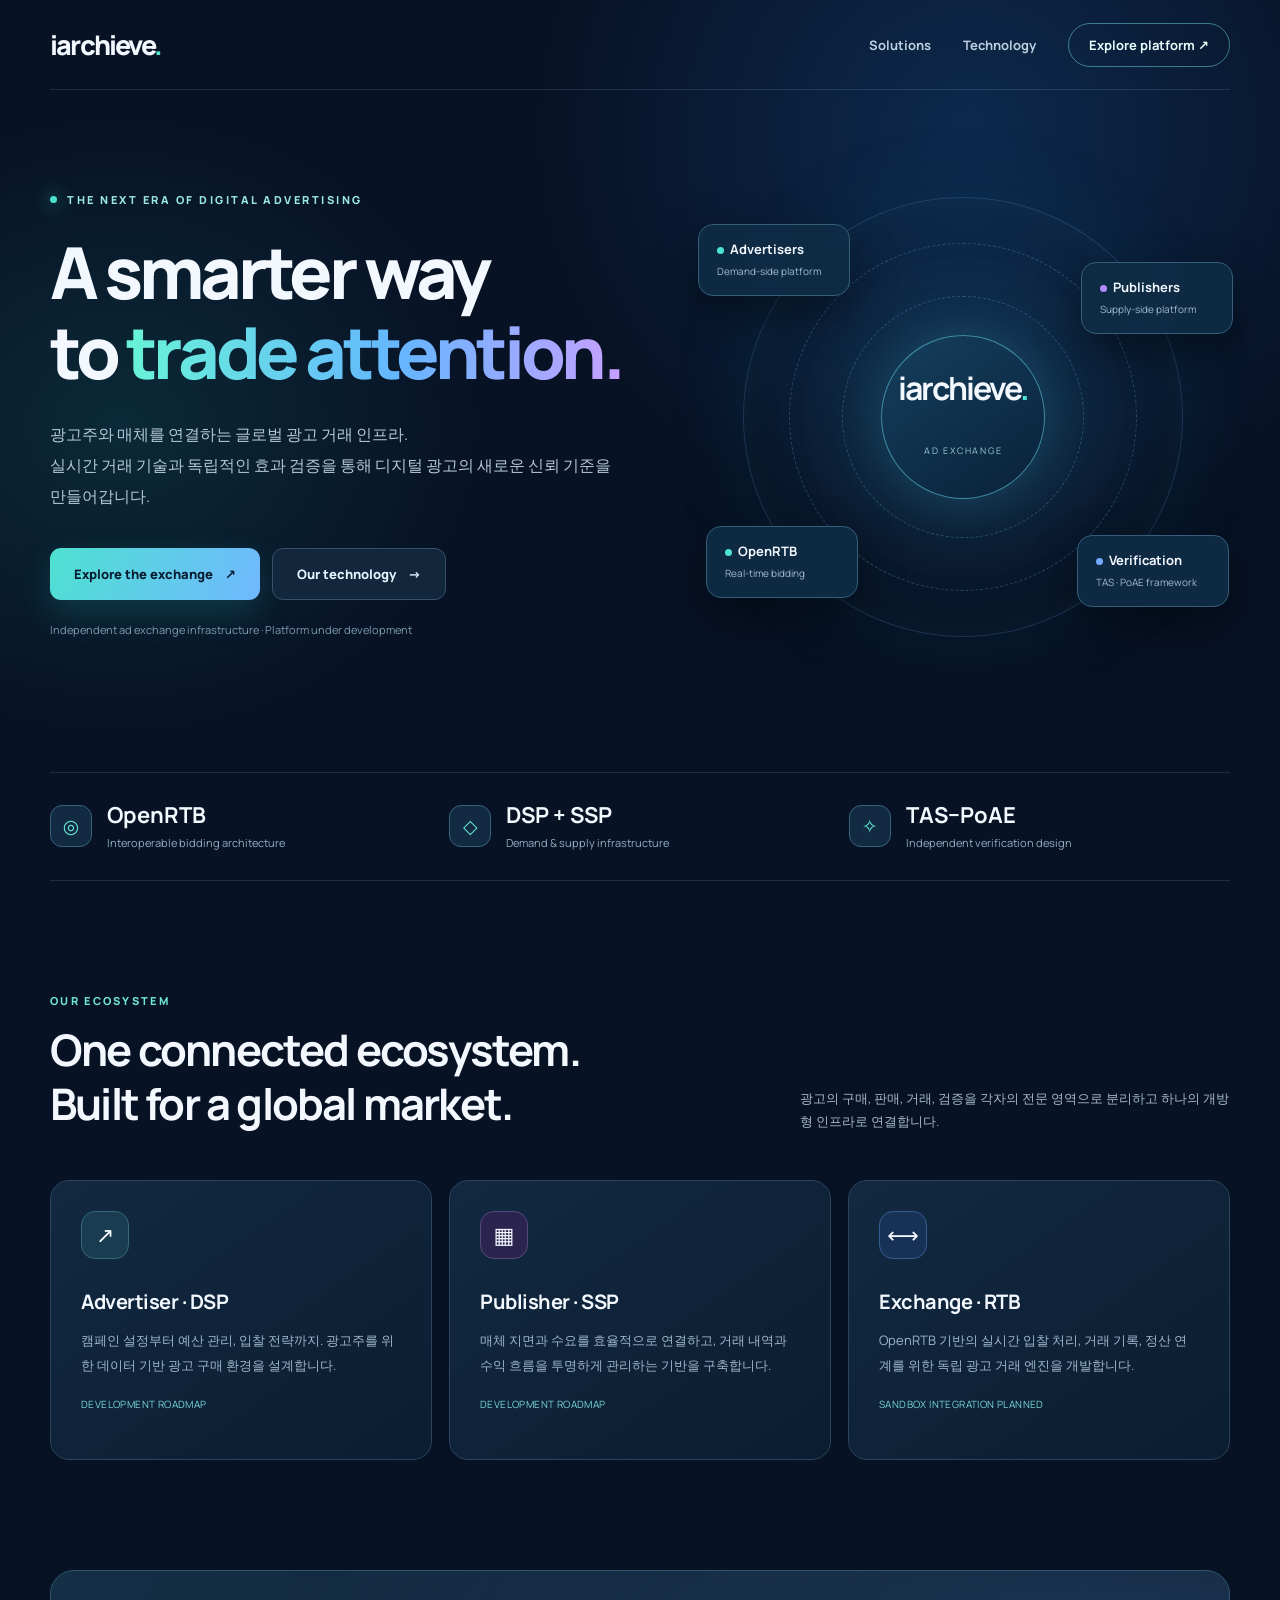
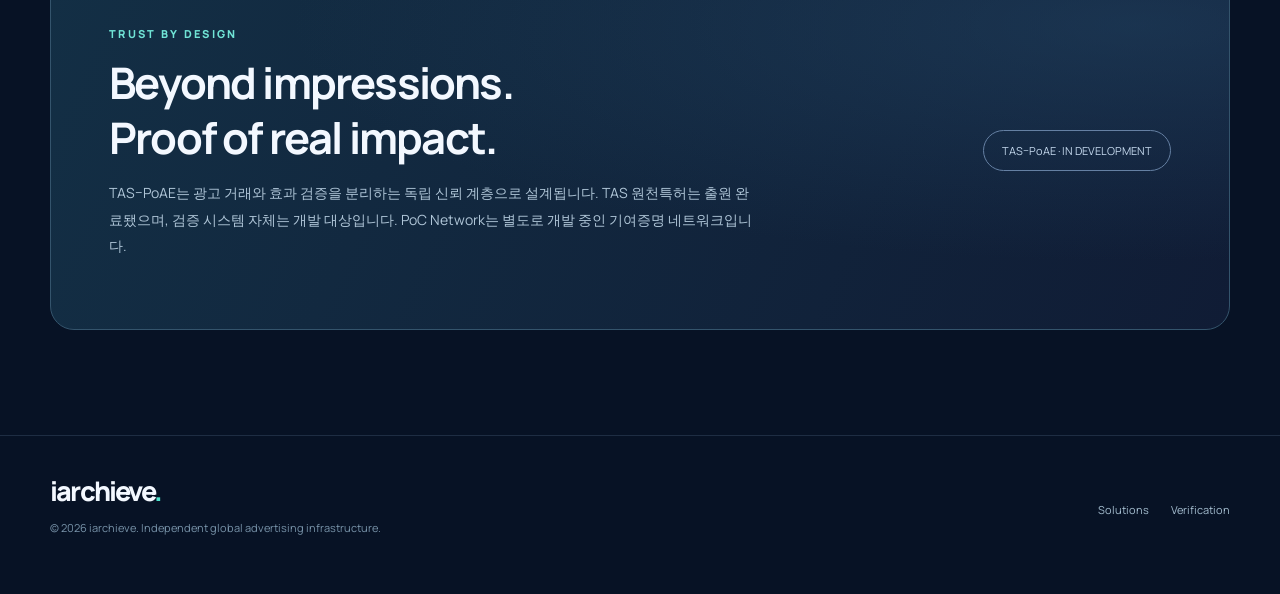
<file: public/index.html>
<!doctype html>
<html lang="ko">
<head>
<meta charset="utf-8"><meta name="viewport" content="width=device-width, initial-scale=1">
<meta name="theme-color" content="#071225">
<meta name="description" content="iarchieve — Independent global advertising exchange infrastructure.">
<title>iarchieve — Global Advertising Exchange</title>
<style>
@import url('https://fonts.googleapis.com/css2?family=DM+Sans:wght@400;500;600;700;800&family=Manrope:wght@400;500;600;700;800&display=swap');
:root{color-scheme:dark;--bg:#071225;--surface:#0e2038;--line:rgba(164,203,236,.15);--muted:#a8bed1;--white:#f3f8ff;--aqua:#4de3ce;--blue:#60a5fa;--violet:#b28aff;font-family:Manrope,'Malgun Gothic',system-ui,sans-serif}
*{box-sizing:border-box}html{scroll-behavior:smooth}body{margin:0;background:var(--bg);color:var(--white);overflow-x:hidden}a{color:inherit;text-decoration:none}button{font:inherit}::selection{background:#4de3ce;color:#071225}
.wrap{width:min(1180px,calc(100% - 48px));margin:auto}
.bg{position:absolute;inset:0;pointer-events:none;overflow:hidden;z-index:-1}.bg:before{content:"";position:absolute;top:-320px;right:-160px;width:940px;height:900px;background:radial-gradient(ellipse,rgba(35,125,219,.22),transparent 65%)}.bg:after{content:"";position:absolute;top:100px;left:-260px;width:760px;height:650px;background:radial-gradient(ellipse,rgba(38,210,189,.12),transparent 67%)}
nav{height:90px;display:flex;align-items:center;justify-content:space-between;border-bottom:1px solid var(--line)}.brand{font-size:27px;letter-spacing:-1.8px;font-weight:800}.brand i{color:var(--aqua);font-style:normal}.navlinks{display:flex;align-items:center;gap:32px;color:#bed0e1;font-size:13px;font-weight:700}.navlinks a:hover,.footerlinks a:hover{color:var(--aqua)}.nav-cta{padding:12px 20px;border:1px solid rgba(111,219,224,.5);border-radius:100px;color:#e8fffd!important}
.hero{position:relative;min-height:680px;display:grid;grid-template-columns:1.08fr .92fr;align-items:center;gap:20px;padding:72px 0 100px}.eyebrow{display:inline-flex;align-items:center;gap:10px;color:#9ae7e4;font-size:11px;letter-spacing:2.5px;font-weight:800}.eyebrow:before{content:"";width:7px;height:7px;border-radius:50%;background:var(--aqua);box-shadow:0 0 18px var(--aqua)}h1{font-size:clamp(48px,5.6vw,78px);letter-spacing:-4.4px;line-height:1.12;margin:24px 0 26px;font-weight:800}h1 span{background:linear-gradient(90deg,#68f3d7 0%,#65b6ff 55%,#c7a0ff 100%);color:transparent;background-clip:text}.lead{font-size:16px;line-height:1.95;color:#b4c7d9;max-width:570px}.actions{display:flex;gap:12px;flex-wrap:wrap;margin-top:36px}.btn{display:inline-flex;align-items:center;justify-content:center;gap:12px;padding:16px 24px;border-radius:11px;font-weight:800;font-size:13px;transition:transform .2s,box-shadow .2s}.btn:hover{transform:translateY(-3px)}.primary{background:linear-gradient(115deg,#4ee1d1,#70b8ff);color:#071b30;box-shadow:0 14px 35px #32d1c52c}.secondary{border:1px solid #38516b;background:#12263c;color:#e4f4ff}.note{color:#7f9ab0;font-size:11px;margin-top:22px}
.visual{height:510px;position:relative;display:grid;place-items:center}.orb{position:absolute;width:440px;height:440px;border:1px solid rgba(111,181,244,.2);border-radius:50%;background:radial-gradient(circle at 50% 50%,#225e8173,transparent 67%);box-shadow:inset 0 0 70px #46c5c214,0 0 90px #1a8ba418}.orb:before,.orb:after{content:"";position:absolute;border-radius:50%;border:1px dashed #6ab8dd4d;inset:45px;animation:spin 55s linear infinite}.orb:after{inset:98px;animation-direction:reverse;animation-duration:35s}.center{z-index:2;width:164px;height:164px;border-radius:50%;background:linear-gradient(145deg,#153f5d,#0a2139);border:1px solid #5ac7db99;box-shadow:0 0 55px #50c8d72e;display:grid;place-items:center;text-align:center}.center strong{font-size:32px;letter-spacing:-2px}.center small{display:block;color:#91cbd3;font-size:9px;letter-spacing:1.8px;margin-top:-37px}.node{position:absolute;z-index:3;border:1px solid #355e78;background:#102c46e8;border-radius:15px;padding:15px 18px;box-shadow:0 18px 45px #0006;min-width:152px;backdrop-filter:blur(12px)}.node b{display:block;font-size:13px}.node span{font-size:10px;color:#a1bbcf}.node .dot{display:inline-block;width:7px;height:7px;border-radius:50%;margin-right:6px;background:var(--aqua)}.n1{top:62px;left:2px}.n2{right:-3px;top:100px}.n3{bottom:74px;left:10px}.n4{right:1px;bottom:65px}.n2 .dot{background:#b28aff}.n4 .dot{background:#74aaff}
.metrics{display:grid;grid-template-columns:repeat(3,1fr);border-top:1px solid var(--line);border-bottom:1px solid var(--line);padding:27px 0;gap:18px}.metric{display:flex;align-items:center;gap:15px}.metric b{font-size:22px;color:#f2faff}.metric span{font-size:11px;color:#92aec5;line-height:1.7}.metric-icon{width:42px;height:42px;display:grid;place-items:center;border-radius:12px;border:1px solid #36617a;background:#122b43;color:#6ae8d8;font-size:19px}
section.block{padding:112px 0 20px}.kicker{font-size:11px;color:#70e4d6;font-weight:800;letter-spacing:2.3px}.sectionhead{display:flex;align-items:end;justify-content:space-between;gap:30px;margin-bottom:34px}.sectionhead h2,.verify h2{font-size:clamp(30px,3.4vw,44px);line-height:1.25;letter-spacing:-1.8px;margin:15px 0}.sectionhead p{max-width:430px;color:#a5b9cc;line-height:1.8;font-size:13px}
.cards{display:grid;grid-template-columns:repeat(3,1fr);gap:17px}.card{background:linear-gradient(145deg,#122941,#0b1d31);border:1px solid #2b435b;border-radius:19px;padding:30px;min-height:280px;transition:transform .2s,border-color .2s}.card:hover{transform:translateY(-5px);border-color:#60c8d0}.symbol{width:48px;height:48px;border-radius:14px;background:#193c51;border:1px solid #356979;display:grid;place-items:center;font-size:22px;margin-bottom:29px}.card:nth-child(2) .symbol{background:#2a244e;border-color:#53497e}.card:nth-child(3) .symbol{background:#173254;border-color:#365d92}.card h3{font-size:20px;letter-spacing:-.5px;margin:0 0 12px}.card p{font-size:13px;color:#9fb5c9;line-height:1.9}.card small{color:#78d8d4;font-size:10px;letter-spacing:.4px}
.verify{margin:90px 0 105px;border:1px solid #34546c;border-radius:24px;background:radial-gradient(ellipse at 92% 15%,#254b6b77,transparent 55%),linear-gradient(115deg,#132f45,#101c35);padding:55px 58px;display:flex;align-items:center;justify-content:space-between;gap:30px}.verify p{max-width:650px;font-size:14px;color:#afc5d7;line-height:1.9}.pill{display:inline-block;white-space:nowrap;border:1px solid #6580a3;padding:12px 18px;border-radius:30px;font-size:11px;color:#c4d8ed}
footer{border-top:1px solid var(--line);padding:36px 0 48px}.footerinner{display:flex;justify-content:space-between;align-items:center;gap:20px}.footerinner p{font-size:11px;color:#7893a9}.footerlinks{display:flex;gap:22px;font-size:11px;color:#a5bed0}
@keyframes spin{to{transform:rotate(360deg)}}@media(prefers-reduced-motion:reduce){*{animation:none!important;scroll-behavior:auto!important}}
@media(max-width:980px){.hero{grid-template-columns:1fr;padding:70px 0 40px}.visual{height:440px}.n2,.n4{right:4%}.n1,.n3{left:4%}.sectionhead{display:block}.verify{padding:36px;display:block}.pill{margin-top:15px}}
@media(max-width:650px){.wrap{width:min(100% - 32px,1180px)}nav{height:74px}.navlinks{gap:14px}.navlinks a:not(.nav-cta){display:none}.nav-cta{padding:10px 13px}.hero{padding:55px 0 15px}h1{letter-spacing:-2.7px}.visual{height:340px;transform:scale(.85);margin:-10px -20px}.orb{width:320px;height:320px}.center{width:130px;height:130px}.center strong{font-size:26px}.node{min-width:125px;padding:11px}.n1{top:6px;left:-5px}.n2{top:38px;right:-5px}.n3{bottom:16px;left:-8px}.n4{bottom:30px;right:-8px}.metrics{grid-template-columns:1fr}.cards{grid-template-columns:1fr}section.block{padding-top:75px}.verify{margin:70px 0}.footerinner{align-items:start;flex-direction:column}}
</style>
</head>
<body>
<div class="bg" aria-hidden="true"></div>
<div class="wrap">
<nav aria-label="주 메뉴">
<a class="brand" href="/">iarchieve<i>.</i></a>
<div class="navlinks"><a href="#solutions">Solutions</a><a href="#trust">Technology</a><a class="nav-cta" href="#solutions">Explore platform ↗</a></div>
</nav>
<main>
<section class="hero" aria-labelledby="headline">
<div>
<div class="eyebrow">THE NEXT ERA OF DIGITAL ADVERTISING</div>
<h1 id="headline">A smarter way<br>to <span>trade attention.</span></h1>
<p class="lead">광고주와 매체를 연결하는 글로벌 광고 거래 인프라.<br>실시간 거래 기술과 독립적인 효과 검증을 통해 디지털 광고의 새로운 신뢰 기준을 만들어갑니다.</p>
<div class="actions"><a class="btn primary" href="#solutions">Explore the exchange <span aria-hidden="true">↗</span></a><a class="btn secondary" href="#trust">Our technology <span aria-hidden="true">→</span></a></div>
<p class="note">Independent ad exchange infrastructure · Platform under development</p>
</div>
<div class="visual" role="img" aria-label="광고주, 매체, 거래소, 검증 시스템을 연결하는 글로벌 광고 네트워크 개념도">
<div class="orb"></div><div class="center"><strong>iarchieve<span style="color:#4de3ce">.</span></strong><small>AD EXCHANGE</small></div>
<div class="node n1"><b><i class="dot"></i>Advertisers</b><span>Demand-side platform</span></div>
<div class="node n2"><b><i class="dot"></i>Publishers</b><span>Supply-side platform</span></div>
<div class="node n3"><b><i class="dot"></i>OpenRTB</b><span>Real-time bidding</span></div>
<div class="node n4"><b><i class="dot"></i>Verification</b><span>TAS · PoAE framework</span></div>
</div>
</section>
<div class="metrics" aria-label="플랫폼 기술 방향">
<div class="metric"><div class="metric-icon">◎</div><div><b>OpenRTB</b><br><span>Interoperable bidding architecture</span></div></div>
<div class="metric"><div class="metric-icon">◇</div><div><b>DSP + SSP</b><br><span>Demand & supply infrastructure</span></div></div>
<div class="metric"><div class="metric-icon">✧</div><div><b>TAS–PoAE</b><br><span>Independent verification design</span></div></div>
</div>
<section class="block" id="solutions">
<div class="kicker">OUR ECOSYSTEM</div>
<div class="sectionhead"><h2>One connected ecosystem.<br>Built for a global market.</h2><p>광고의 구매, 판매, 거래, 검증을 각자의 전문 영역으로 분리하고 하나의 개방형 인프라로 연결합니다.</p></div>
<div class="cards">
<article class="card"><div class="symbol" aria-hidden="true">↗</div><h3>Advertiser · DSP</h3><p>캠페인 설정부터 예산 관리, 입찰 전략까지. 광고주를 위한 데이터 기반 광고 구매 환경을 설계합니다.</p><small>DEVELOPMENT ROADMAP</small></article>
<article class="card"><div class="symbol" aria-hidden="true">▦</div><h3>Publisher · SSP</h3><p>매체 지면과 수요를 효율적으로 연결하고, 거래 내역과 수익 흐름을 투명하게 관리하는 기반을 구축합니다.</p><small>DEVELOPMENT ROADMAP</small></article>
<article class="card"><div class="symbol" aria-hidden="true">⟷</div><h3>Exchange · RTB</h3><p>OpenRTB 기반의 실시간 입찰 처리, 거래 기록, 정산 연계를 위한 독립 광고 거래 엔진을 개발합니다.</p><small>SANDBOX INTEGRATION PLANNED</small></article>
</div>
</section>
<section class="verify" id="trust"><div><div class="kicker">TRUST BY DESIGN</div><h2>Beyond impressions.<br>Proof of real impact.</h2><p>TAS–PoAE는 광고 거래와 효과 검증을 분리하는 독립 신뢰 계층으로 설계됩니다. TAS 원천특허는 출원 완료됐으며, 검증 시스템 자체는 개발 대상입니다. PoC Network는 별도로 개발 중인 기여증명 네트워크입니다.</p></div><div class="pill">TAS–PoAE · IN DEVELOPMENT</div></section>
</main>
</div>
<footer><div class="wrap footerinner"><div><a class="brand" href="/">iarchieve<i>.</i></a><p>© 2026 iarchieve. Independent global advertising infrastructure.</p></div><div class="footerlinks"><a href="#solutions">Solutions</a><a href="#trust">Verification</a></div></div></footer>
</body></html>
</file>
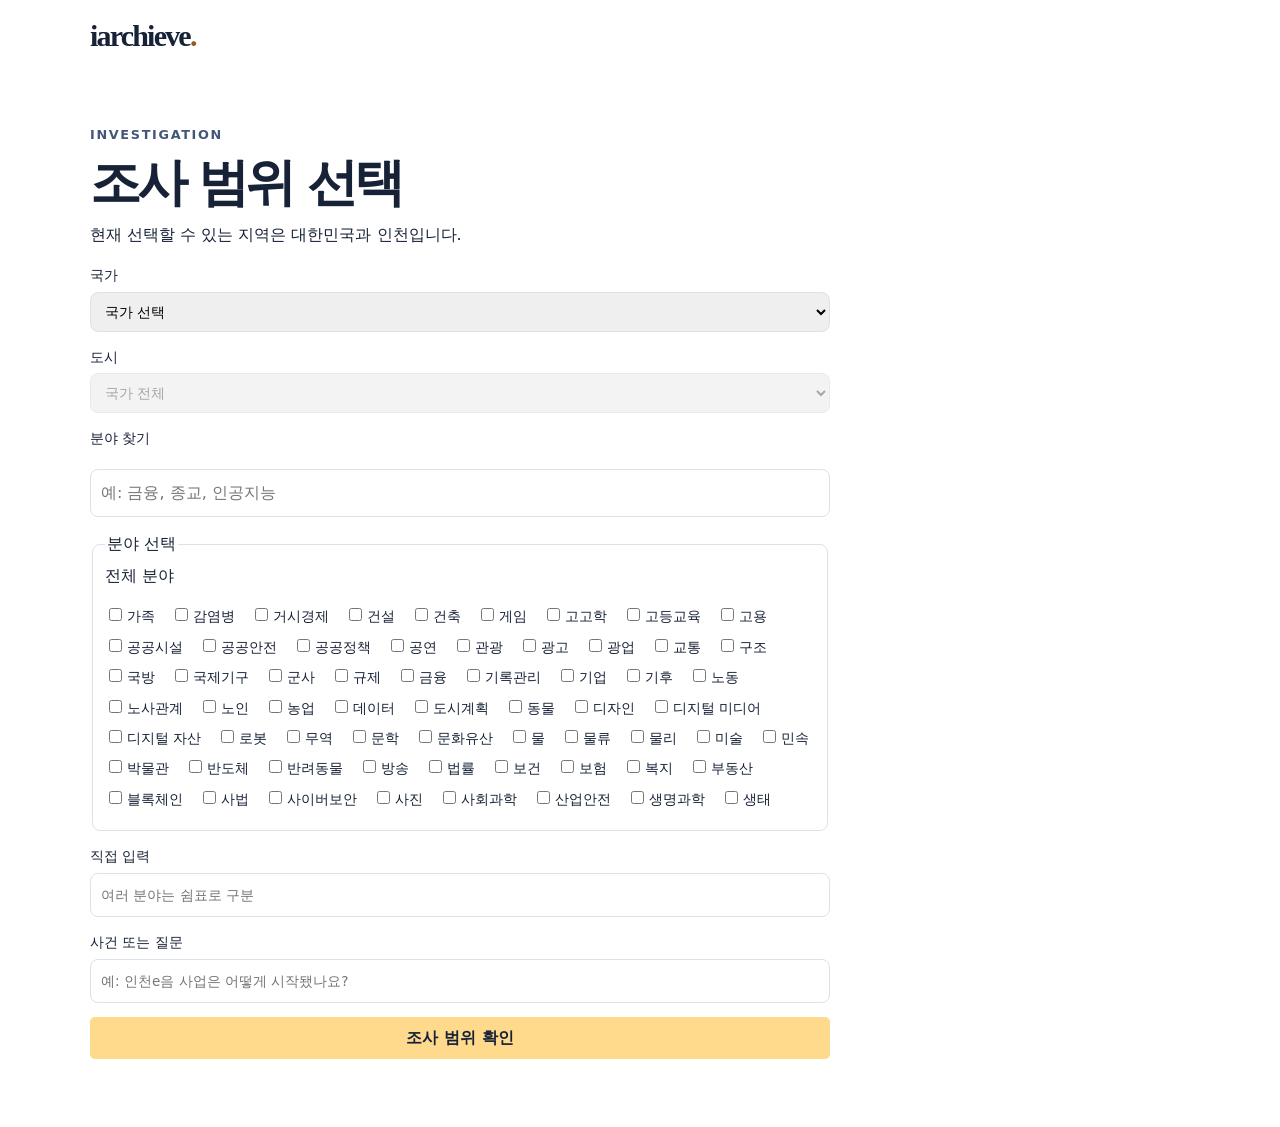
<file: public/investigation/index.html>
<!doctype html>
<html lang="ko">
<head>
<meta charset="utf-8">
<meta name="viewport" content="width=device-width, initial-scale=1">
<title>조사 범위 선택 · 아이아카이브</title>
<link rel="stylesheet" href="../styles.css">
<script type="module" src="./setup.mjs"></script>
</head>
<body>
<header class="wrap"><a class="brand" href="../">iarchieve<span>.</span></a></header>
<main class="wrap records">
  <p class="eyebrow">INVESTIGATION</p>
  <h1 style="font-size:clamp(2rem,5vw,3.2rem)">조사 범위 선택</h1>
  <p>현재 선택할 수 있는 지역은 대한민국과 인천입니다.</p>
  <form id="investigation" class="scope-form">
    <label>국가 <select name="country" required><option value="">국가 선택</option><option value="KR">대한민국</option></select></label>
    <label>도시 <select name="city" disabled><option value="">국가 전체</option><option value="incheon">인천광역시</option></select></label>
    <label for="field-filter">분야 찾기</label>
    <input id="field-filter" type="search" placeholder="예: 금융, 종교, 인공지능">
    <fieldset><legend>분야 선택</legend>
      <p id="selection" role="status">전체 분야</p>
      <div id="fields" class="field-list"></div>
    </fieldset>
    <label>직접 입력 <input name="custom" maxlength="250" placeholder="여러 분야는 쉼표로 구분"></label>
    <label>사건 또는 질문 <input name="question" required maxlength="200" placeholder="예: 인천e음 사업은 어떻게 시작됐나요?"></label>
    <button type="submit">조사 범위 확인</button>
  </form>
  <p id="confirmation" role="status"></p>
  <noscript>조사 범위를 선택하려면 JavaScript를 켜세요.</noscript>
</main>
</body>
</html>
</file>
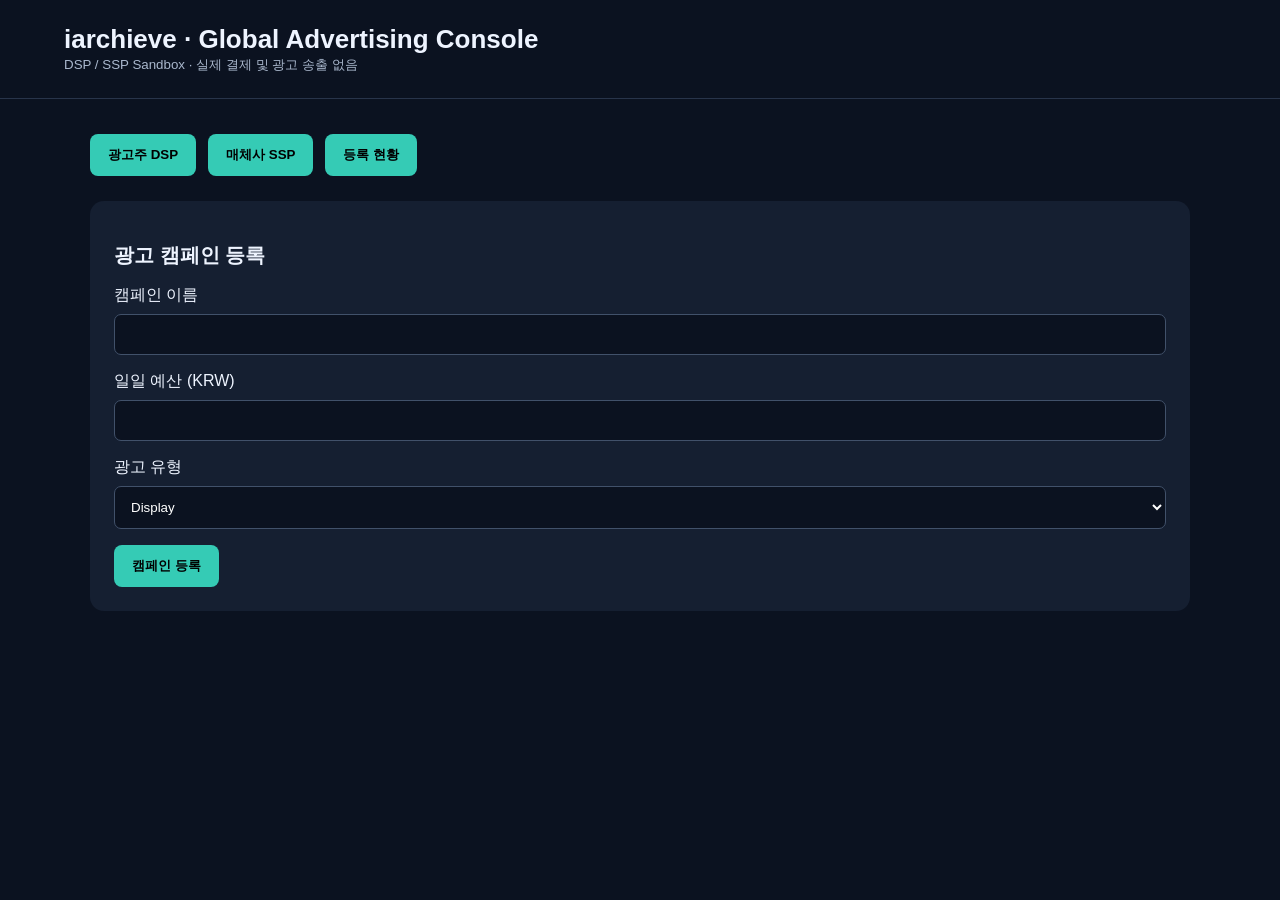
<file: public/ads/console.html>
<!DOCTYPE html>
<html lang="ko">
<head>
<meta charset="UTF-8">
<meta name="viewport" content="width=device-width,initial-scale=1">
<title>iarchieve | Advertising Console</title>
<style>
body{margin:0;background:#0b1220;color:#eef4ff;font-family:Arial,"Malgun Gothic",sans-serif}
header{padding:24px 5%;border-bottom:1px solid #28344a}
h1{margin:0;font-size:26px}h2{font-size:20px}
main{max-width:1100px;margin:35px auto;padding:0 20px}
nav{display:flex;gap:12px;flex-wrap:wrap;margin-bottom:25px}
button{background:#35cbb5;border:0;border-radius:8px;padding:12px 18px;cursor:pointer;font-weight:bold}
section{background:#151f31;padding:24px;border-radius:14px;margin-bottom:22px}
input,select{box-sizing:border-box;width:100%;padding:12px;margin:8px 0 16px;background:#0b1220;color:white;border:1px solid #41516a;border-radius:7px}
table{width:100%;border-collapse:collapse}
td,th{padding:12px;text-align:left;border-bottom:1px solid #344158}
small{color:#aab8cd}
</style>
</head>
<body>
<header><h1>iarchieve · Global Advertising Console</h1>
<small>DSP / SSP Sandbox · 실제 결제 및 광고 송출 없음</small></header>
<main>
<nav>
<button onclick="show('advertiser')">광고주 DSP</button>
<button onclick="show('publisher')">매체사 SSP</button>
<button onclick="show('records')">등록 현황</button>
</nav>

<section id="advertiser">
<h2>광고 캠페인 등록</h2>
<form id="campaignForm">
<label>캠페인 이름<input name="name" required maxlength="100"></label>
<label>일일 예산 (KRW)<input name="budget" type="number" min="1" step="1" required></label>
<label>광고 유형
<select name="type"><option>Display</option><option>Video</option><option>Native</option></select>
</label>
<button type="submit">캠페인 등록</button>
</form>
</section>

<section id="publisher" hidden>
<h2>광고 지면 등록</h2>
<form id="placementForm">
<label>매체 이름<input name="name" required maxlength="100"></label>
<label>지면 이름<input name="placement" required maxlength="100"></label>
<label>최저 CPM (KRW)<input name="cpm" type="number" min="1" step="1" required></label>
<button type="submit">지면 등록</button>
</form>
</section>

<section id="records" hidden>
<h2>샌드박스 등록 현황</h2>
<div id="results"></div>
<button onclick="exportData()">JSON 내보내기</button>
</section>
</main>

<script>
const KEY="iarchieve_ads_sandbox_v1";
function load(){
 try{
  const data=JSON.parse(localStorage.getItem(KEY)||'{}');
  return {
   campaigns:Array.isArray(data.campaigns)?data.campaigns:[],
   placements:Array.isArray(data.placements)?data.placements:[]
  };
 }catch{return {campaigns:[],placements:[]};}
}
function save(data){localStorage.setItem(KEY,JSON.stringify(data));}
function show(id){
 document.querySelectorAll('main section').forEach(s=>s.hidden=s.id!==id);
 if(id==='records')render();
}
function addRow(table,values){
 const tr=document.createElement('tr');
 values.forEach(value=>{
  const td=document.createElement('td');
  td.textContent=String(value);
  tr.appendChild(td);
 });
 table.appendChild(tr);
}
function render(){
 const data=load(),root=document.getElementById('results');
 root.replaceChildren();
 for(const [title,rows,fields] of [
  ['캠페인',data.campaigns,['name','budget','type']],
  ['광고 지면',data.placements,['name','placement','cpm']]
 ]){
  const heading=document.createElement('h3');
  heading.textContent=title+' ('+rows.length+')';
  root.appendChild(heading);
  const table=document.createElement('table');
  const head=document.createElement('tr');
  fields.forEach(f=>{
   const th=document.createElement('th');th.textContent=f;head.appendChild(th);
  });
  table.appendChild(head);
  rows.forEach(row=>addRow(table,fields.map(f=>row[f])));
  root.appendChild(table);
 }
}
document.getElementById('campaignForm').addEventListener('submit',e=>{
 e.preventDefault();
 const f=e.target,d=load(),v=Object.fromEntries(new FormData(f));
 d.campaigns.push({...v,id:crypto.randomUUID(),createdAt:new Date().toISOString()});
 save(d);f.reset();show('records');
});
document.getElementById('placementForm').addEventListener('submit',e=>{
 e.preventDefault();
 const f=e.target,d=load(),v=Object.fromEntries(new FormData(f));
 d.placements.push({...v,id:crypto.randomUUID(),createdAt:new Date().toISOString()});
 save(d);f.reset();show('records');
});
function exportData(){
 const blob=new Blob([JSON.stringify(load(),null,2)],{type:'application/json'});
 const a=document.createElement('a');
 a.href=URL.createObjectURL(blob);
 a.download='iarchieve-ads-sandbox.json';
 a.click();
 setTimeout(()=>URL.revokeObjectURL(a.href),1000);
}
</script>
</body>
</html>
</file>
<file: public/styles.css>
:root{color-scheme:light;--paper:#f7f5ec;--ink:#172e29;--muted:#53655e;--line:#d9dfd4;--green:#224d3d;--lime:#d6eeae}
*{box-sizing:border-box}html{scroll-behavior:smooth}body{margin:0;background:var(--paper);color:var(--ink);font:16px/1.65 system-ui,"Malgun Gothic",sans-serif}a{color:inherit;text-underline-offset:.23em}a:hover{color:#407760}:focus-visible{outline:3px solid #599866;outline-offset:4px}.wrap{width:min(1100px,calc(100% - 48px));margin:auto}header{height:72px;display:flex;align-items:center;justify-content:space-between;gap:20px}.brand{font:800 30px Georgia,serif;letter-spacing:-.06em;text-decoration:none}.brand span{color:#619b57}nav{display:flex;gap:22px;font-size:.92rem}nav a{text-decoration:none}.hero{background:var(--ink);color:#f7f5ec;padding:64px 0 72px}.region,.eyebrow{font-size:.8rem;letter-spacing:.13em;font-weight:800}.region{color:var(--lime);margin:0}.region span{padding:0 .65em}h1,h2,h3,p{margin-top:0}h1{font-size:clamp(3.2rem,8vw,6.3rem);line-height:1.1;letter-spacing:-.075em;margin:.18em 0 .22em}.intro{color:#dce6da;font-size:clamp(1rem,2.5vw,1.22rem);margin-bottom:28px}form{max-width:740px}form label{display:block;margin-bottom:7px;font-size:.85rem;color:#dce6da}.searchbar{display:flex;background:#fff;border-radius:8px;padding:6px;gap:6px}input,select,button{font:inherit}input{width:100%;min-width:0;padding:10px 12px;border:0;background:transparent;color:var(--ink)}button{cursor:pointer;border:0;border-radius:5px;background:var(--lime);color:var(--ink);padding:8px 19px;font-weight:750;white-space:nowrap}.records,.sources{padding:52px 0}.heading{display:flex;align-items:end;justify-content:space-between;gap:12px}.eyebrow{color:#486c55;margin-bottom:6px}h2{font-size:clamp(1.85rem,4vw,2.8rem);letter-spacing:-.055em;line-height:1.25;margin-bottom:14px}#status{font-size:.9rem;color:var(--muted)}.filters{display:flex;gap:12px;flex-wrap:wrap;padding:10px 0 22px}.filters label{display:flex;align-items:center;gap:7px;font-size:.9rem}.filters select,.reset{background:transparent;border:1px solid #aebeb0;border-radius:5px;padding:5px 9px;color:var(--ink)}.results{list-style:none;padding:0;margin:0;border-top:1px solid var(--line)}.record{display:grid;grid-template-columns:145px 1fr auto;gap:20px;padding:24px 0;border-bottom:1px solid var(--line);align-items:start}.date,.meta,.summary{color:var(--muted);font-size:.93rem}.meta{margin-bottom:4px}.summary{margin-bottom:0}h3{font-size:1.25rem;line-height:1.42;margin:0 0 5px}.original{font-size:.9rem;font-weight:750;color:var(--green)}.sources{border-top:1px solid var(--line)}.sources ul{padding-left:19px}footer{background:var(--ink);color:#dce6da;padding:25px 0}footer .wrap{display:flex;gap:18px;flex-wrap:wrap}footer span{font-size:.87rem}@media(max-width:640px){.wrap{width:calc(100% - 32px)}header{height:62px}.brand{font-size:25px}nav{gap:12px}.hero{padding:50px 0}.record{grid-template-columns:1fr;gap:7px}.heading{align-items:start;flex-direction:column}.records,.sources{padding:38px 0}}

:root {
  --paper: #f6f7f9;
  --ink: #172237;
  --muted: #536079;
  --line: #dce2eb;
  --green: #214d84;
  --lime: #ffd98c;
}
body { background: #fff; }
a:hover { color: var(--green); }
:focus-visible { outline-color: #537dc0; }
.site-header { height: 68px; }
.brand span { color: #8f5d18; }
.hero {
  background: linear-gradient(180deg, #101d30a3, #0a1527e6), #10233c url('./archive-waterfront.webp') center 55% / cover no-repeat;
  color: white;
  text-align: center;
  padding: clamp(80px, 12vw, 152px) 0 clamp(78px, 10vw, 124px);
}
.hero h1 { font-size: clamp(2rem, 6vw, 4.6rem); margin: .36em 0 .55em; }
.hero form { margin-inline: auto; }
.sr-only { position: absolute; width: 1px; height: 1px; overflow: hidden; clip-path: inset(50%); white-space: nowrap; }
.searchbar { align-items: center; border-radius: 14px; padding: 7px 7px 7px 16px; box-shadow: 0 12px 36px #0005; }
.searchbar svg { width: 24px; flex: 0 0 24px; color: var(--muted); }
.searchbar button { border-radius: 9px; padding: 12px 25px; }
.suggestions { display: flex; justify-content: center; align-items: center; flex-wrap: wrap; gap: 7px; font-size: .8rem; margin: 16px 0 0; color: #e0e8f7; }
.suggestions button { border: 1px solid #ffffff66; border-radius: 20px; color: white; background: #17263a; padding: 4px 10px; font-weight: 600; }
.portal { padding: 32px 0 50px; }
.sponsor { display: flex; flex-wrap: wrap; justify-content: space-between; align-items: center; gap: 10px; border: 1px dashed #b9c4d6; border-radius: 14px; background: var(--paper); padding: 16px 22px; }
.portal h2 { font-size: 1.28rem; margin: 0 0 8px; }
.sponsor h2, .sponsor p:last-child { margin: 0; }
.portal .eyebrow, .eyebrow { color: #425777; }
.portal p:not(.eyebrow) { color: var(--muted); font-size: .92rem; }
.portal-grid { display: grid; grid-template-columns: repeat(3, 1fr); gap: 16px; margin-top: 18px; }
.portal-card { border: 1px solid var(--line); border-radius: 14px; padding: 21px; }
.portal-card ul { padding: 0; margin: 0; list-style: none; }
.portal-card li + li { margin-top: 8px; }
.portal-card a { color: var(--green); font-size: .9rem; }
.sources { padding-block: 30px; }
@media (max-width: 680px) {
  .portal-grid { grid-template-columns: 1fr; }
  .site-header { height: 62px; }
  .searchbar { padding-left: 8px; }
  .searchbar input { font-size: 1rem; padding-inline: 4px; }
  .searchbar button { padding-inline: 12px; }
}
@media (prefers-reduced-motion: reduce) {
  html { scroll-behavior: auto; }
}

.scope-form { display: grid; gap: 14px; }
.scope-form label { color: var(--ink); margin: 0; }
.scope-form label > select, .scope-form label > input:not([type="checkbox"]), #field-filter {
  display: block;
  margin-top: 5px;
  width: 100%;
  padding: 10px;
  border: 1px solid var(--line);
  border-radius: 8px;
}
.scope-form fieldset { min-width: 0; border: 1px solid var(--line); border-radius: 8px; }
.field-list { display: flex; flex-wrap: wrap; gap: 8px 16px; max-height: 215px; overflow: auto; }
.field-list input { width: auto; margin-right: 5px; }
.field-list label[hidden] { display: none; }
#confirmation { margin-top: 16px; }
</file>
